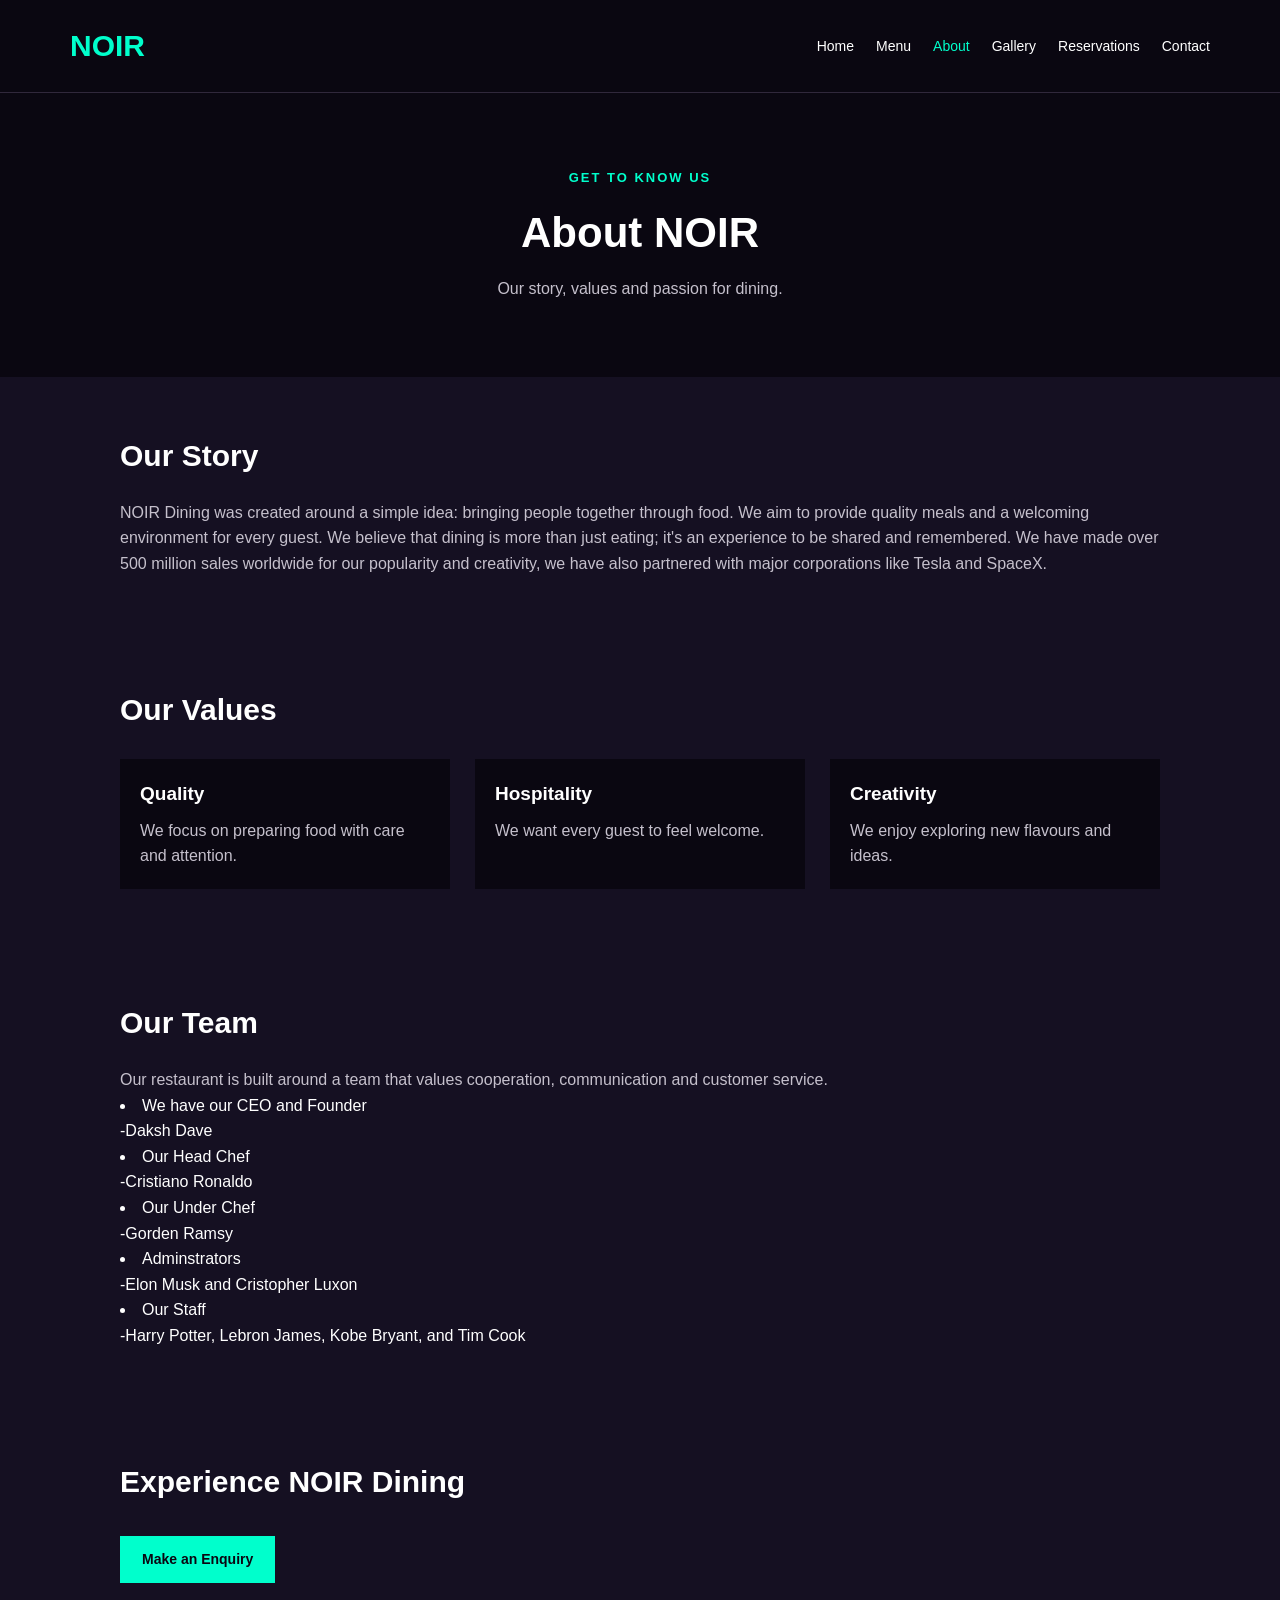
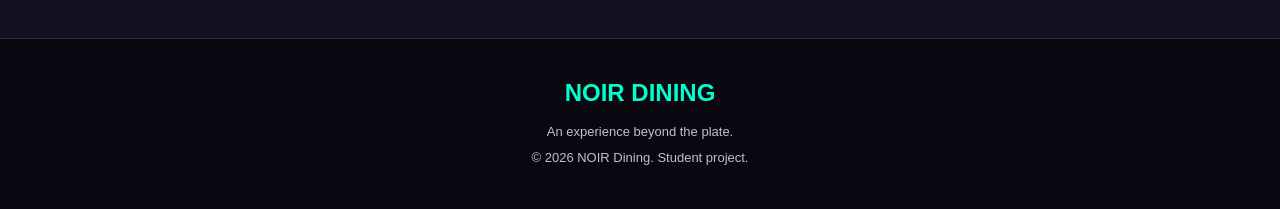
<file: about.html>
<!DOCTYPE html>
<html lang="en">
<head>
    <meta charset="UTF-8">
    <meta name="viewport" content="width=device-width, initial-scale=1.0">
    <title>NOIR Dining | About</title>
    <link rel="stylesheet" href="style.css">
</head>
<body>

<header>
    <nav class="navbar">
        <h1 class="logo">NOIR</h1>
        <div class="nav-links">
            <a href="index.html">Home</a>
            <a href="menu.html">Menu</a>
            <a href="about.html" class="active">About</a>
            <a href="gallery.html">Gallery</a>
            <a href="reservation.html">Reservations</a>
            <a href="contact.html">Contact</a>
        </div>
    </nav>
</header>

<main>
    <section class="page-heading">
        <p class="accent-text">GET TO KNOW US</p>
        <h2>About NOIR</h2>
        <p>Our story, values and passion for dining.</p>
    </section>

    <section class="section">
        <h2>Our Story</h2>
        <p>
            NOIR Dining was created around a simple idea:
            bringing people together through food.
            We aim to provide quality meals and a welcoming
            environment for every guest. We believe that dining is more than just eating;
            it's an experience to be shared and remembered. We have made over 500 million sales worldwide
            for our popularity and creativity, we have also partnered with major corporations like Tesla and SpaceX.
        </p>
    </section>

    <section class="section">
        <h2>Our Values</h2>

        <div class="card-container">
            <div class="card">
                <h3>Quality</h3>
                <p>We focus on preparing food with care and attention.</p>
            </div>

            <div class="card">
                <h3>Hospitality</h3>
                <p>We want every guest to feel welcome.</p>
            </div>

            <div class="card">
                <h3>Creativity</h3>
                <p>We enjoy exploring new flavours and ideas.</p>
            </div>
        </div>
    </section>

    <section class="section">
        <h2>Our Team</h2>
        <p>
            Our restaurant is built around a team that values
            cooperation, communication and customer service.

            <li> We have our CEO and Founder
            </li> -Daksh Dave

            <li>Our Head Chef
            </li> -Cristiano Ronaldo

            <li>Our Under Chef
            </li> -Gorden Ramsy

            <li>Adminstrators
            </li> -Elon Musk
            </li> and Cristopher Luxon

            <li> Our Staff
            </li> -Harry Potter,
            </li>  Lebron James,
            </li>  Kobe Bryant,
            </li>  and Tim Cook
        </p>
    </section>

    <section class="section">
        <h2>Experience NOIR Dining</h2>
        <a href="reservation.html" class="button">Make an Enquiry</a>
    </section>
</main>

<footer>
    <h2>NOIR DINING</h2>
    <p>An experience beyond the plate.</p>
    <p>© 2026 NOIR Dining. Student project.</p>
</footer>

</body>
</html>
</file>
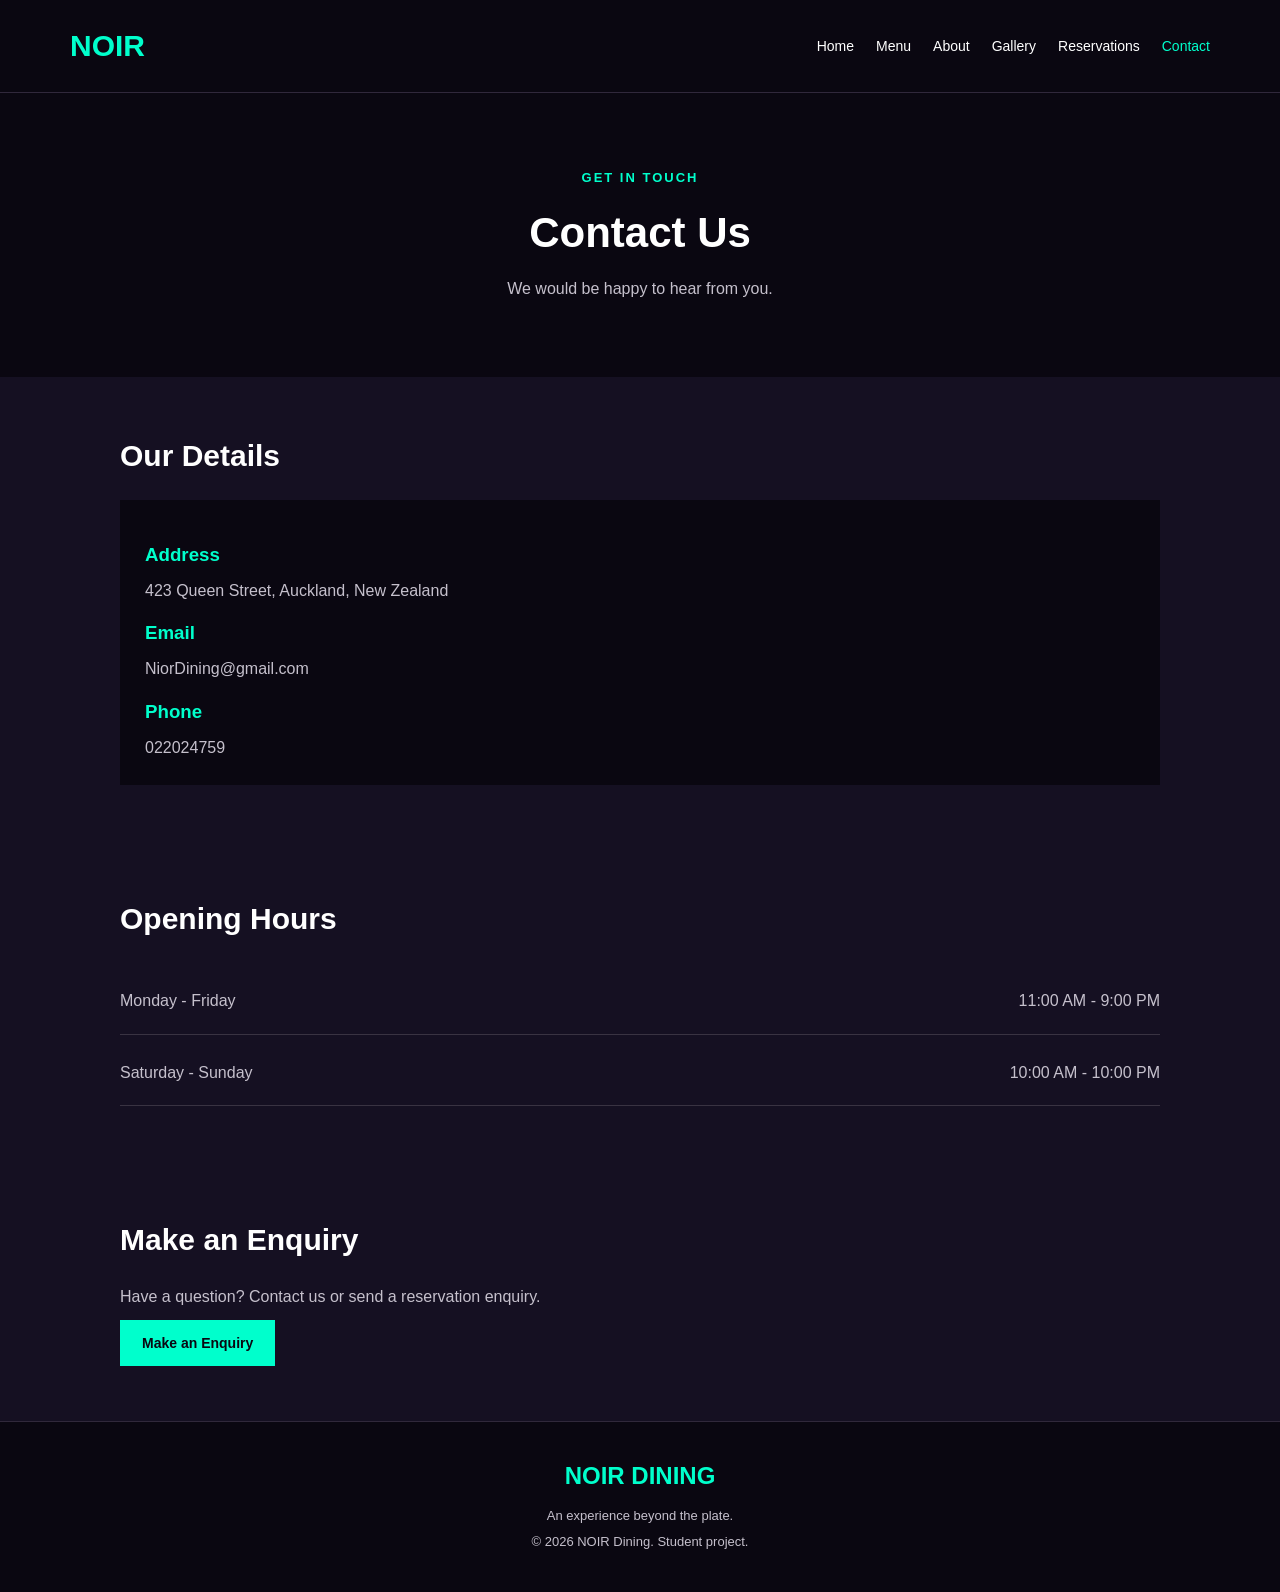
<file: contact.html>
<!DOCTYPE html>
<html lang="en">
<head>
    <meta charset="UTF-8">
    <meta name="viewport" content="width=device-width, initial-scale=1.0">
    <title>NOIR Dining | Contact</title>
    <link rel="stylesheet" href="style.css">
</head>
<body>

<header>
    <nav class="navbar">
    <h1 class="logo">NOIR</h1>
    <div class="nav-links">
        <a href="index.html">Home</a>
        <a href="menu.html">Menu</a>
        <a href="about.html">About</a>
        <a href="gallery.html">Gallery</a>
        <a href="reservation.html">Reservations</a>
        <a href="contact.html" class="active">Contact</a>
    </div>
    </nav>
</header>

<main>
    <section class="page-heading">
        <p class="accent-text">GET IN TOUCH</p>
        <h2>Contact Us</h2>
        <p>We would be happy to hear from you.</p>
    </section>

    <section class="section">
        <h2>Our Details</h2>

        <div class="contact-info">
            <h3>Address</h3>
            <p>423 Queen Street, Auckland, New Zealand</p>

            <h3>Email</h3>
            <p>NiorDining@gmail.com</p>

            <h3>Phone</h3>
            <p>022024759</p>
        </div>
    </section>

    <section class="section">
        <h2>Opening Hours</h2>

        <div class="menu-item">
            <p>Monday - Friday</p>
            <p>11:00 AM - 9:00 PM</p>
        </div>

        <div class="menu-item">
            <p>Saturday - Sunday</p>
            <p>10:00 AM - 10:00 PM</p>
        </div>
    </section>

    <section class="section">
        <h2>Make an Enquiry</h2>
        <p>Have a question? Contact us or send a reservation enquiry.</p>
        <a href="reservation.html" class="button">Make an Enquiry</a>
    </section>
</main>

<footer>
    <h2>NOIR DINING</h2>
    <p>An experience beyond the plate.</p>
    <p>© 2026 NOIR Dining. Student project.</p>
</footer>

</body>
</html>
</file>
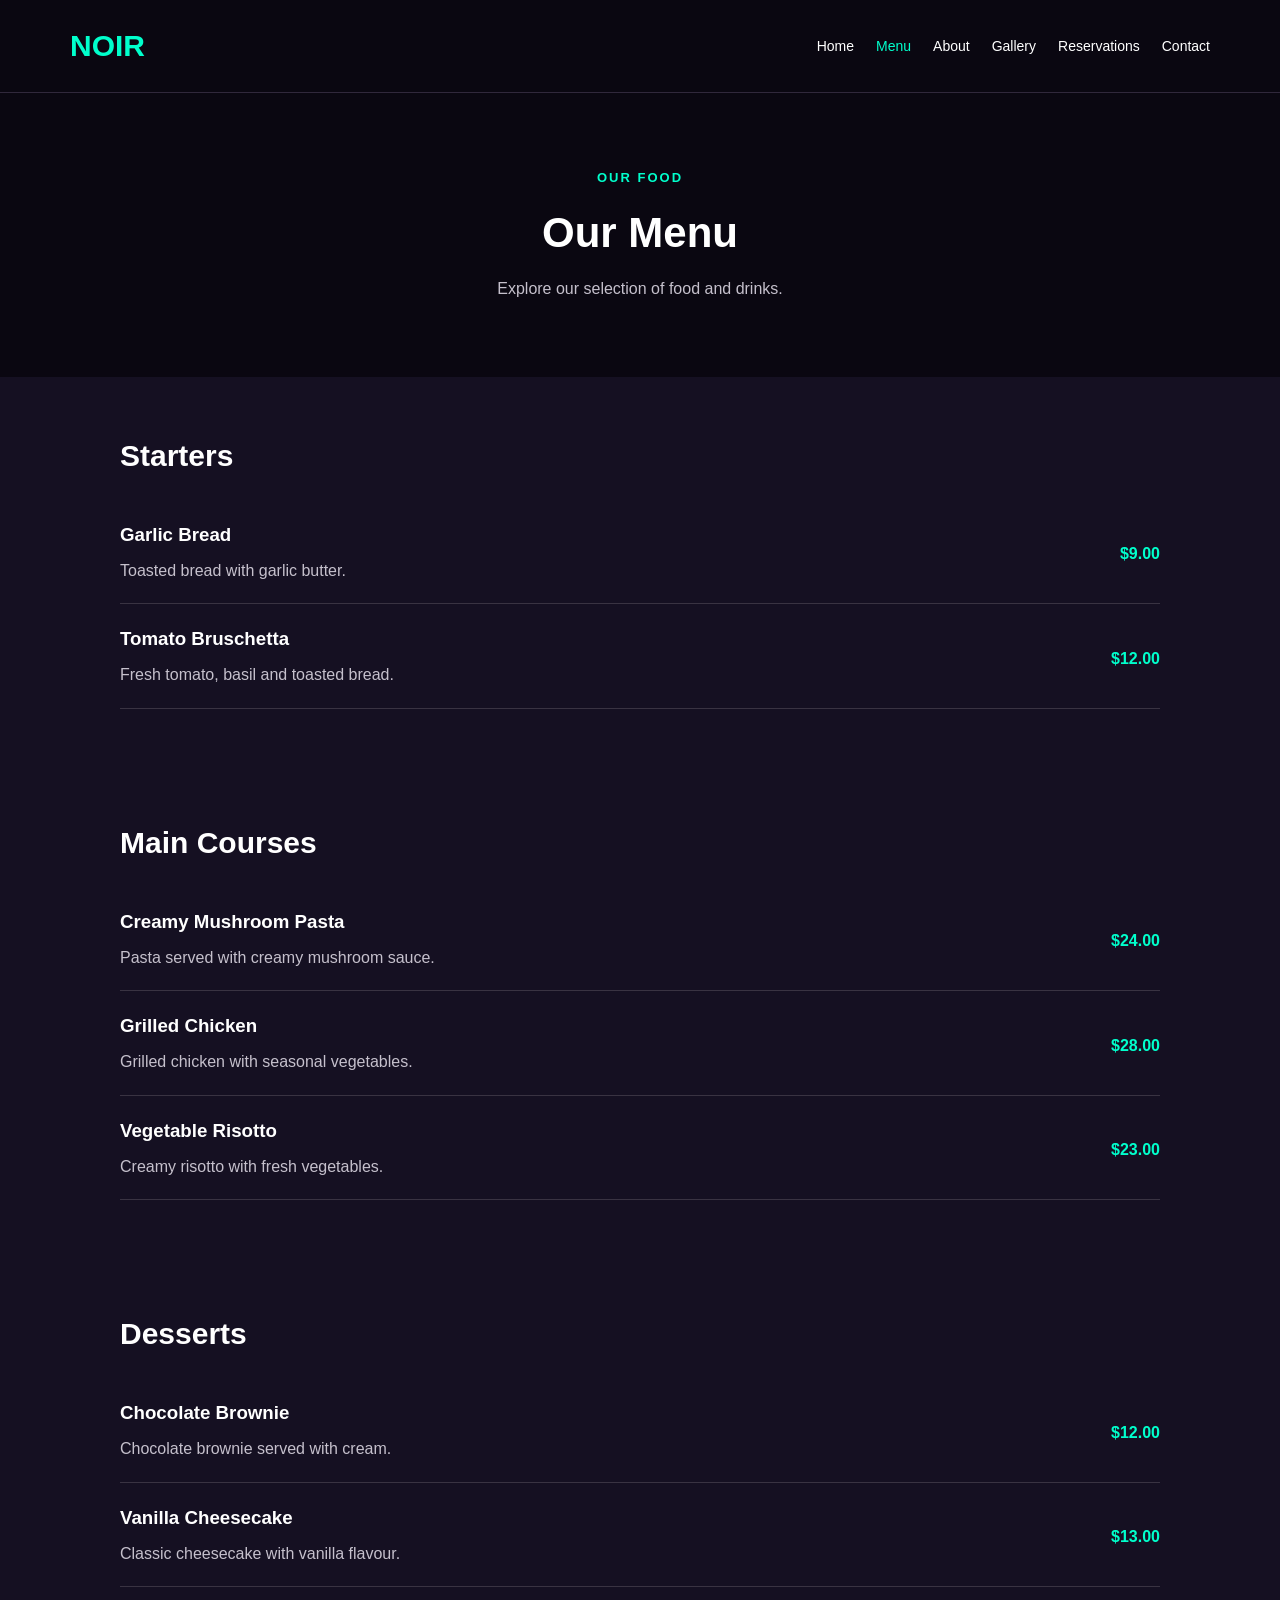
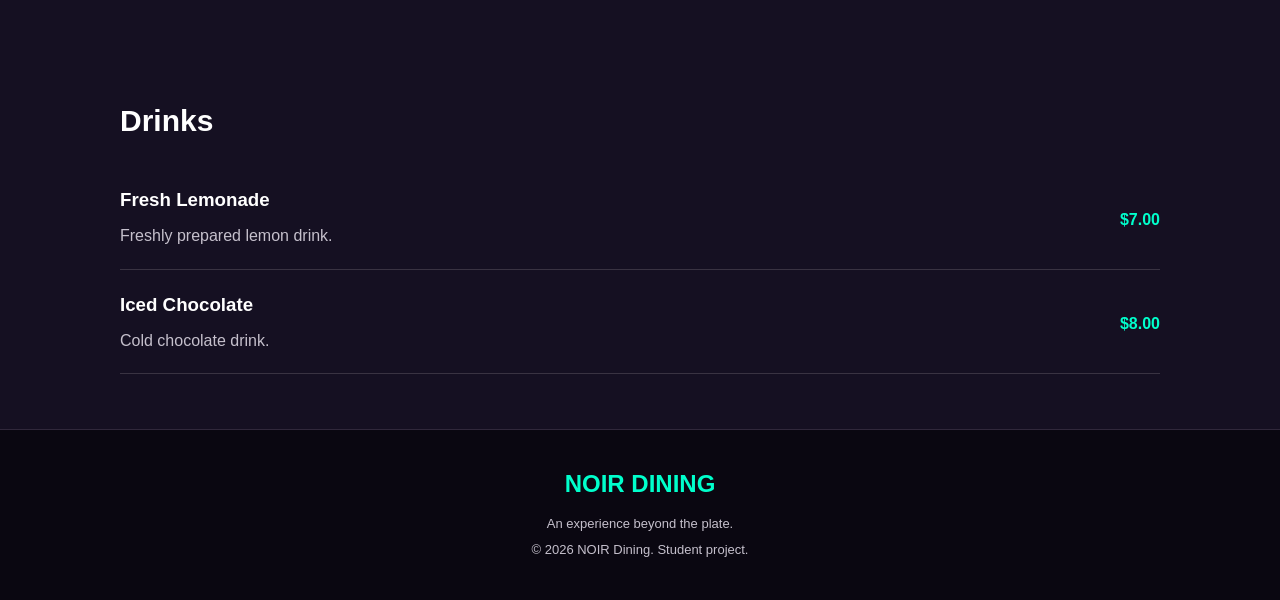
<file: menu.html>
<!DOCTYPE html>
<html lang="en">
<head>
    <meta charset="UTF-8">
    <meta name="viewport" content="width=device-width, initial-scale=1.0">
    <title>NOIR Dining | Menu</title>
    <link rel="stylesheet" href="style.css">
</head>
<body>

<header>
    <nav class="navbar">
        <h1 class="logo">NOIR</h1>
        <div class="nav-links">
            <a href="index.html">Home</a>
            <a href="menu.html" class="active">Menu</a>
            <a href="about.html">About</a>
            <a href="gallery.html">Gallery</a>
            <a href="reservation.html">Reservations</a>
            <a href="contact.html">Contact</a>
        </div>
    </nav>
</header>

<main>
    <section class="page-heading">
        <p class="accent-text">OUR FOOD</p>
        <h2>Our Menu</h2>
        <p>Explore our selection of food and drinks.</p>
    </section>

    <section class="section">
        <h2>Starters</h2>

        <div class="menu-item">
            <div>
                <h3>Garlic Bread</h3>
                <p>Toasted bread with garlic butter.</p>
            </div>
            <p class="price">$9.00</p>
        </div>

        <div class="menu-item">
            <div>
                <h3>Tomato Bruschetta</h3>
                <p>Fresh tomato, basil and toasted bread.</p>
            </div>
            <p class="price">$12.00</p>
        </div>
    </section>

    <section class="section">
        <h2>Main Courses</h2>

        <div class="menu-item">
            <div>
                <h3>Creamy Mushroom Pasta</h3>
                <p>Pasta served with creamy mushroom sauce.</p>
            </div>
            <p class="price">$24.00</p>
        </div>

        <div class="menu-item">
            <div>
                <h3>Grilled Chicken</h3>
                <p>Grilled chicken with seasonal vegetables.</p>
            </div>
            <p class="price">$28.00</p>
        </div>

        <div class="menu-item">
            <div>
                <h3>Vegetable Risotto</h3>
                <p>Creamy risotto with fresh vegetables.</p>
            </div>
            <p class="price">$23.00</p>
        </div>
    </section>

    <section class="section">
        <h2>Desserts</h2>

        <div class="menu-item">
            <div>
                <h3>Chocolate Brownie</h3>
                <p>Chocolate brownie served with cream.</p>
            </div>
            <p class="price">$12.00</p>
        </div>

        <div class="menu-item">
            <div>
                <h3>Vanilla Cheesecake</h3>
                <p>Classic cheesecake with vanilla flavour.</p>
            </div>
            <p class="price">$13.00</p>
        </div>
    </section>

    <section class="section">
        <h2>Drinks</h2>

        <div class="menu-item">
            <div>
                <h3>Fresh Lemonade</h3>
                <p>Freshly prepared lemon drink.</p>
            </div>
            <p class="price">$7.00</p>
        </div>

        <div class="menu-item">
            <div>
                <h3>Iced Chocolate</h3>
                <p>Cold chocolate drink.</p>
            </div>
            <p class="price">$8.00</p>
        </div>
    </section>
</main>

<footer>
    <h2>NOIR DINING</h2>
    <p>An experience beyond the plate.</p>
    <p>© 2026 NOIR Dining. Student project.</p>
</footer>

</body>
</html>
</file>
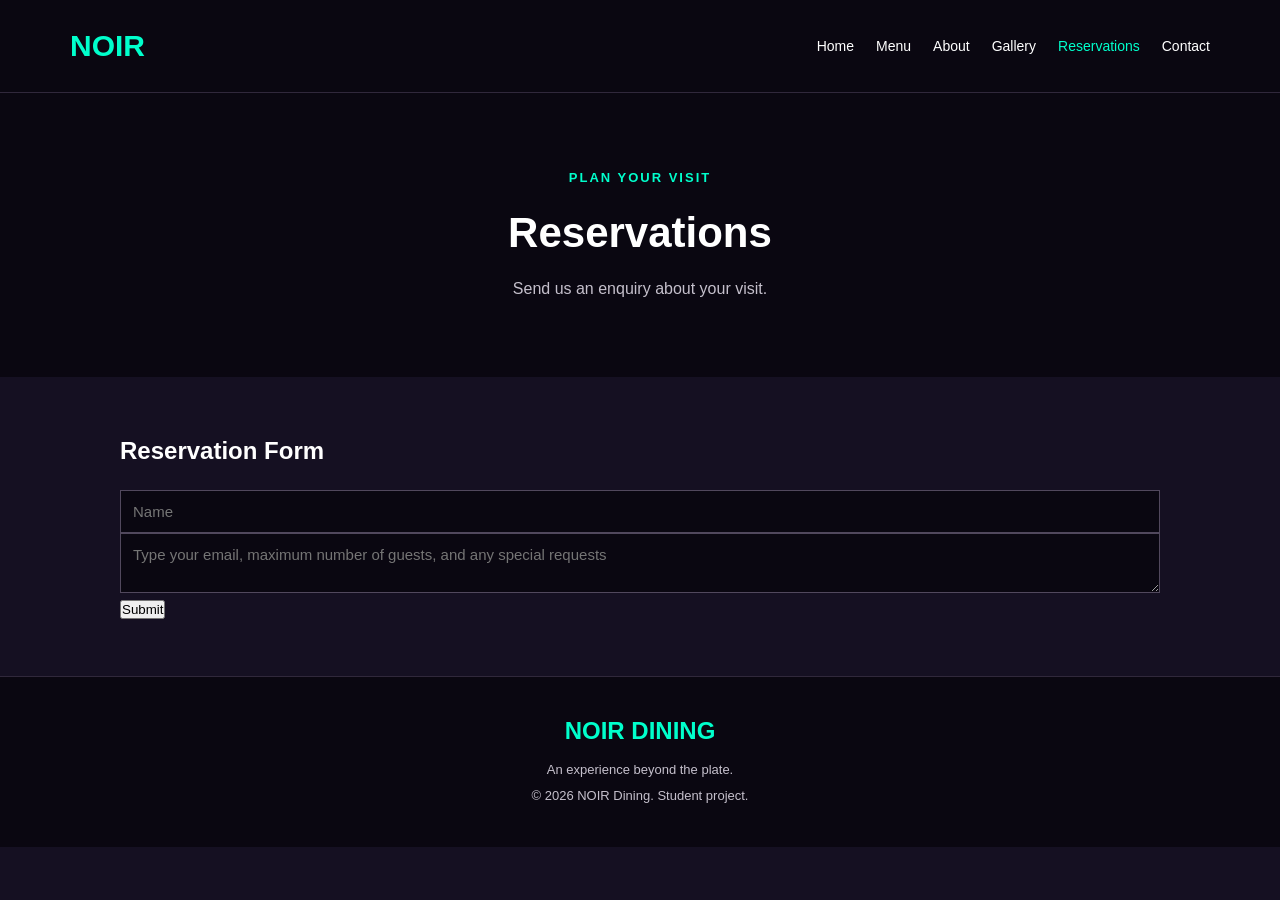
<file: reservation.html>
<!DOCTYPE html>
<html lang="en">
<head>
    <meta charset="UTF-8">
    <meta name="viewport" content="width=device-width, initial-scale=1.0">
    <title>NOIR Dining | Reservations</title>
    <link rel="stylesheet" href="style.css">
</head>
<body>

<header>
    <nav class="navbar">
    <h1 class="logo">NOIR</h1>
    <div class="nav-links">
        <a href="index.html">Home</a>
        <a href="menu.html">Menu</a>
        <a href="about.html">About</a>
        <a href="gallery.html">Gallery</a>
        <a href="reservation.html" class="active">Reservations</a>
        <a href="contact.html">Contact</a>
    </div>
    </nav>
</header>

<main>
    <section class="page-heading">
        <p class="accent-text">PLAN YOUR VISIT</p>
        <h2>Reservations</h2>
        <p>Send us an enquiry about your visit.</p>
    </section>

    <section class="section">
        <h1>Reservation Form</h1>

        <p class="small-text">
            <input type="text" placeholder="Name" required>
            <textarea placeholder="Type your email, maximum number of guests, and any special requests" required></textarea>
            <button type="submit">Submit</button> 
        </p>
    </section>
</main>

<footer>
    <h2>NOIR DINING</h2>
    <p>An experience beyond the plate.</p>
    <p>© 2026 NOIR Dining. Student project.</p>
</footer>

</body>
</html>
</file>
<file: style.css>
/* GENERAL SETTINGS */

* {
    margin: 0;
    padding: 0;
    box-sizing: border-box;
}

body {
    background-color: #151022;
    color: white;
    font-family: 'Inter', Arial, sans-serif;
    line-height: 1.6;
}

h1, h2, h3 {
    font-family: 'Syne', Arial, sans-serif;
}

p {
    color: #C5C0CC;
}

/* NAVIGATION BAR */

header {
    background-color: #0A0711;
    border-bottom: 1px solid #30283B;
}

.navbar {
    max-width: 1200px;
    margin: auto;
    padding: 22px 30px;

    display: flex;
    justify-content: space-between;
    align-items: center;
    flex-wrap: wrap;
    gap: 20px;
}

.logo {
    color: #00FFCC;
    font-size: 30px;
}

.nav-links {
    display: flex;
    gap: 22px;
    flex-wrap: wrap;
}

.nav-links a {
    color: white;
    text-decoration: none;
    font-size: 14px;
}

.nav-links a:hover,
.nav-links a.active {
    color: #00FFCC;
}

/* HOMEPAGE work */

.work {
    min-height: 430px;
    padding: 80px 10%;

    display: flex;
    align-items: center;

    background-color: #0A0711;
}

.work div {
    max-width: 650px;
}

.work h2 {
    font-size: 48px;
    line-height: 1.2;
    margin: 15px 0;
}

.work p {
    margin-bottom: 20px;
}

.accent-text {
    color: #00FFCC;
    font-weight: bold;
    letter-spacing: 2px;
    font-size: 13px;
}

/* BUTTONS */

.button {
    display: inline-block;
    background-color: #00FFCC;
    color: #0A0711;

    padding: 12px 22px;
    margin-top: 10px;

    border: none;
    text-decoration: none;
    font-weight: bold;
    font-size: 14px;
    cursor: pointer;
}

.button:hover {
    background-color: white;
}

.text-link {
    display: inline-block;
    color: #00FFCC;
    text-decoration: none;
    margin-top: 15px;
}

/* PAGE HEADINGS */

.page-heading {
    text-align: center;
    padding: 75px 20px;
    background-color: #0A0711;
}

.page-heading h2 {
    font-size: 42px;
    margin: 10px 0;
}

/* GENERAL SECTIONS */

.section {
    max-width: 1100px;
    margin: auto;
    padding: 55px 30px;
}

.section h2 {
    font-size: 30px;
    margin-bottom: 20px;
}

.section h3 {
    margin-bottom: 8px;
}

/* CARDS */

.card-container {
    display: grid;
    grid-template-columns: repeat(3, 1fr);
    gap: 25px;
    margin-top: 25px;
}

.card {
    background-color: #0A0711;
    padding: 20px;
}

.card img {
    width: 100%;
    height: 200px;
    object-fit: cover;
    margin-bottom: 15px;
}

.card h3 {
    font-size: 19px;
}

.price {
    color: #00FFCC;
    font-weight: bold;
    margin-top: 10px;
}

/* MENU ITEMS */

.menu-item {
    display: flex;
    justify-content: space-between;
    align-items: center;
    gap: 20px;

    padding: 20px 0;
    border-bottom: 1px solid #393342;
}

.menu-item p {
    margin-top: 5px;
}

/* GALLERY */

.gallery {
    display: grid;
    grid-template-columns: repeat(3, 1fr);
    gap: 20px;
}

.gallery img {
    width: 100%;
    height: 250px;
    object-fit: cover;
}

/* RESERVATION FORM */

form {
    max-width: 650px;
}

label {
    display: block;
    margin: 18px 0 7px;
    color: white;
}

input,
textarea {
    width: 100%;
    padding: 12px;

    background-color: #0A0711;
    color: white;

    border: 1px solid #51485D;
    font-family: Arial, sans-serif;
    font-size: 15px;
}

input:focus,
textarea:focus {
    outline: 2px solid #00FFCC;
}

.small-text {
    font-size: 13px;
    margin-top: 20px;
}

/* CONTACT DETAILS */

.contact-info {
    background-color: #0A0711;
    padding: 25px;
}

.contact-info h3 {
    color: #00FFCC;
    margin-top: 15px;
}

/* FOOTER */

footer {
    background-color: #0A0711;
    text-align: center;
    padding: 35px 20px;
    border-top: 1px solid #30283B;
}

footer h2 {
    color: #00FFCC;
    margin-bottom: 10px;
}

footer p {
    font-size: 13px;
    margin: 5px 0;
}

/* KEYBOARD ACCESSIBILITY */

a:focus-visible,
button:focus-visible {
    outline: 2px solid #00FFCC;
    outline-offset: 4px;
}

/* RESPONSIVE DESIGN */

@media screen and (max-width: 900px) {

    .card-container {
        grid-template-columns: repeat(2, 1fr);
    }

    .gallery {
        grid-template-columns: repeat(2, 1fr);
    }

    .hero h2 {
        font-size: 38px;
    }
}

@media screen and (max-width: 650px) {

    .navbar {
        flex-direction: column;
        align-items: flex-start;
    }

    .nav-links {
        gap: 12px;
    }

    .card-container {
        grid-template-columns: 1fr;
    }

    .gallery {
        grid-template-columns: 1fr;
    }

    .hero {
        padding: 60px 25px;
    }

    .hero h2 {
        font-size: 32px;
    }

    .page-heading h2 {
        font-size: 32px;
    }

    .menu-item {
        align-items: flex-start;
    }
}
</file>
